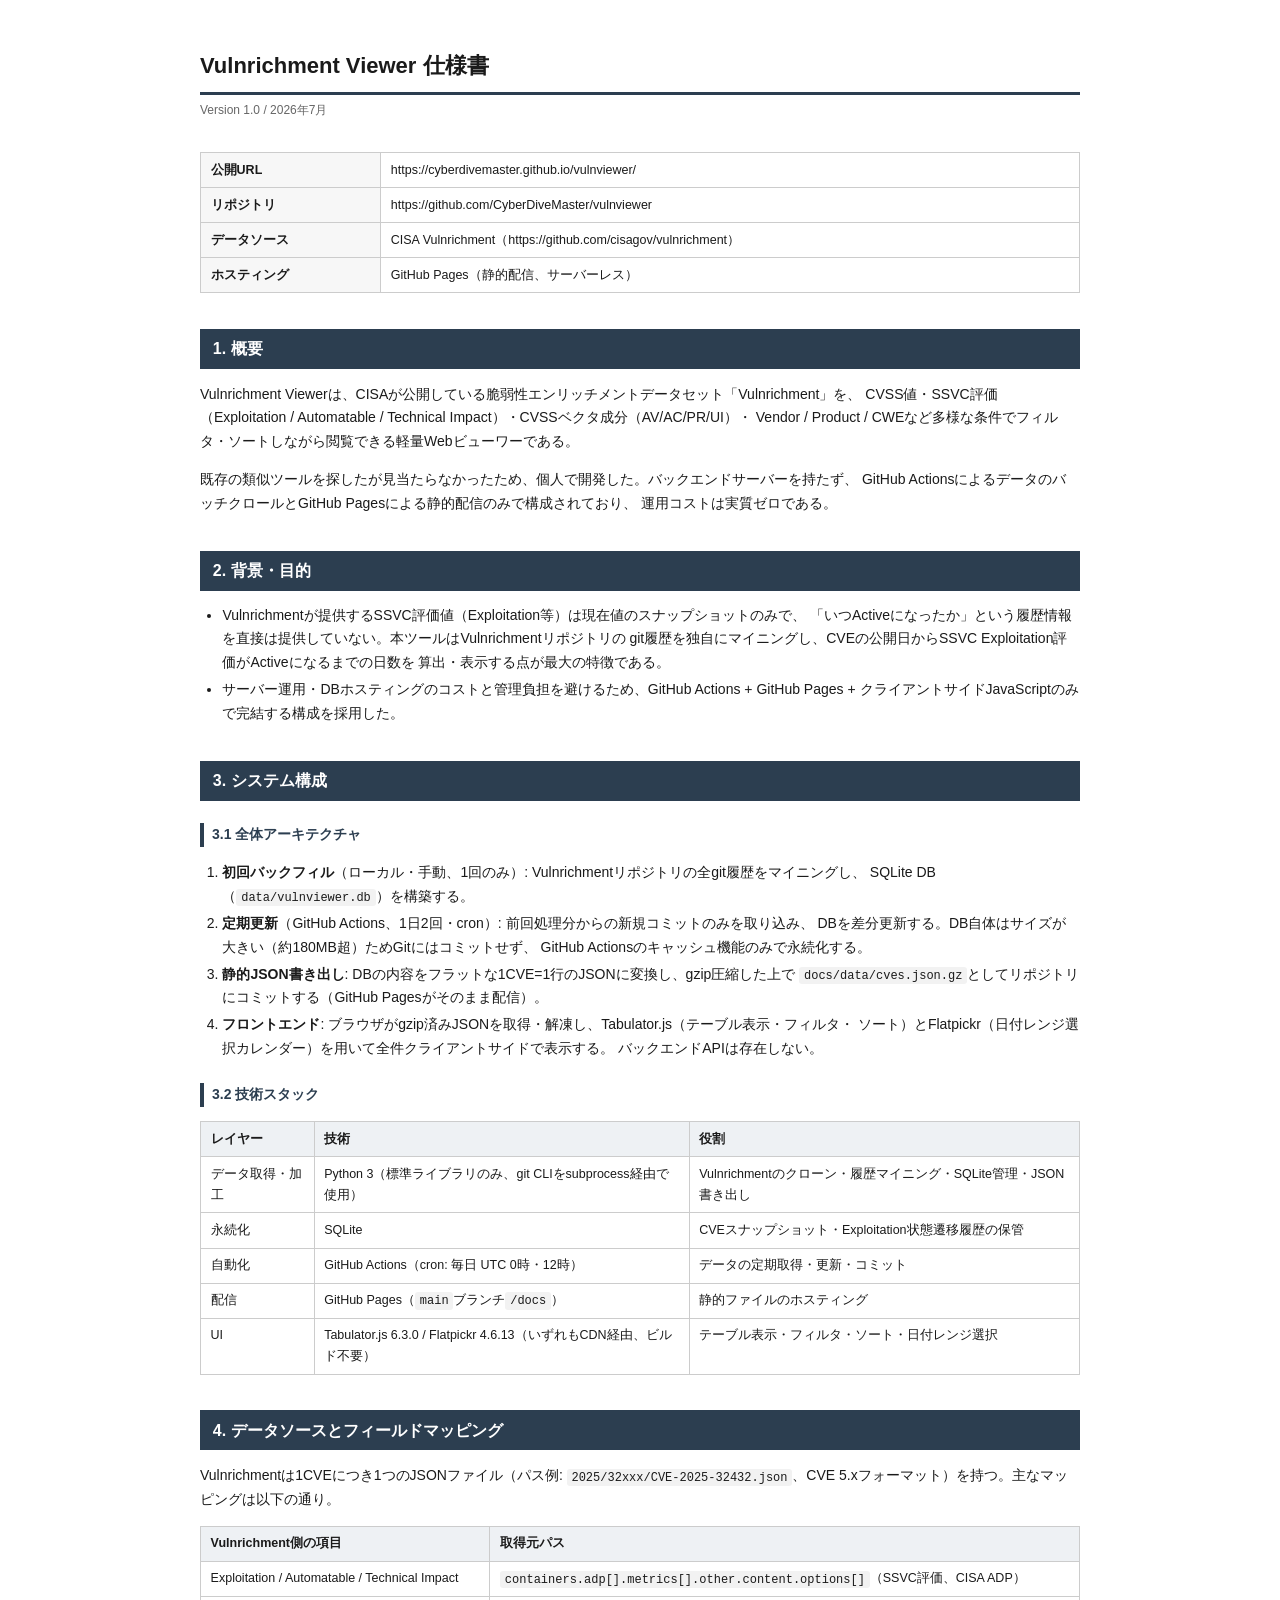
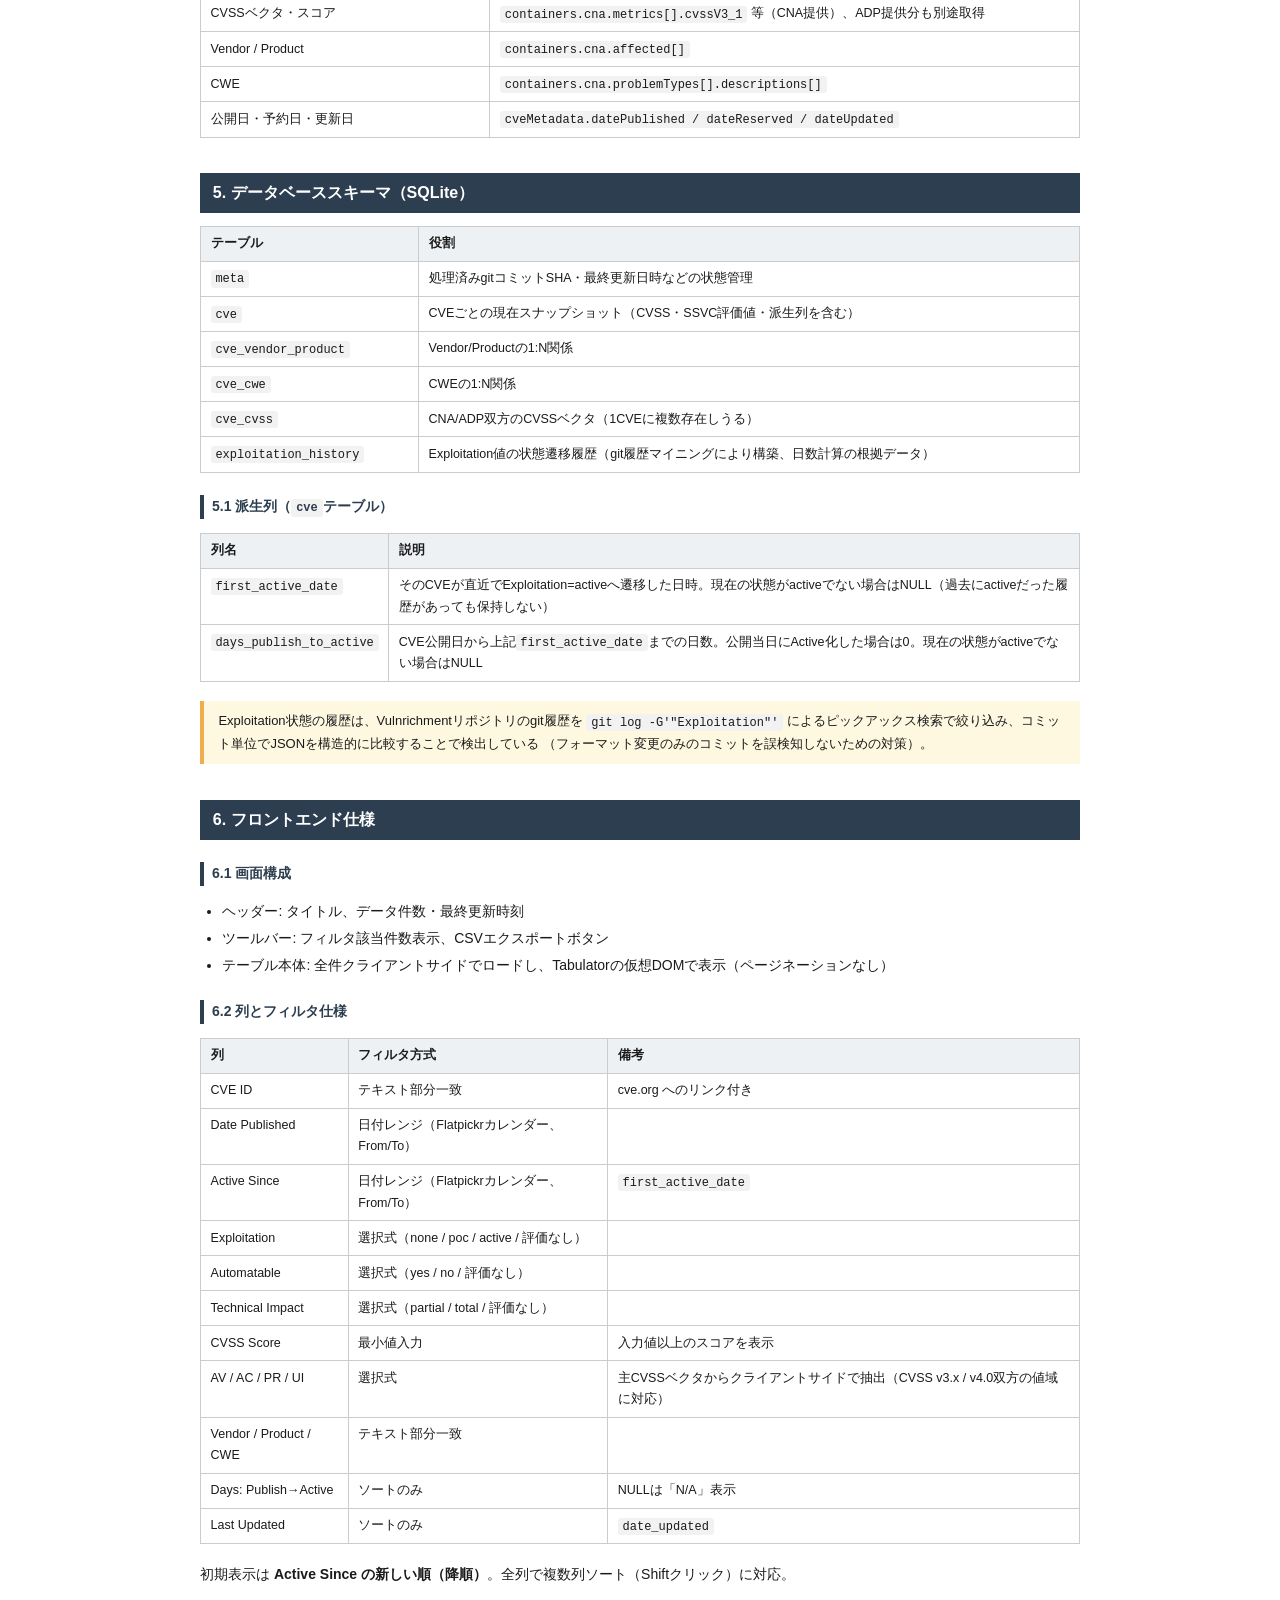
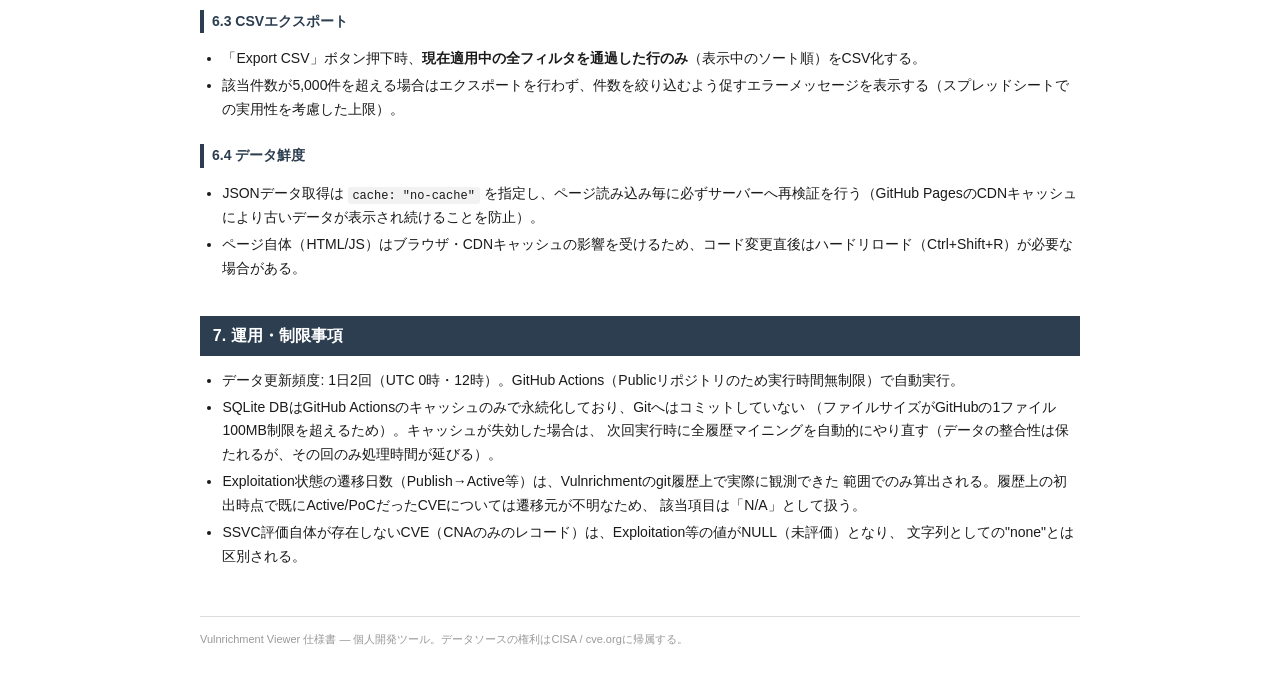
<file: spec/vulnrichment-viewer-spec.html>
<!doctype html>
<html lang="ja">
<head>
<meta charset="utf-8">
<title>Vulnrichment Viewer 仕様書</title>
<style>
  body {
    font-family: "Segoe UI", "Hiragino Sans", "Meiryo", sans-serif;
    color: #1a1a1a;
    line-height: 1.7;
    max-width: 880px;
    margin: 0 auto;
    padding: 2rem 2.5rem;
    font-size: 14px;
  }
  h1 {
    font-size: 22px;
    border-bottom: 3px solid #2c3e50;
    padding-bottom: 0.5rem;
    margin-bottom: 0.3rem;
  }
  .subtitle {
    color: #666;
    font-size: 12px;
    margin-bottom: 2rem;
  }
  h2 {
    font-size: 16px;
    background: #2c3e50;
    color: #fff;
    padding: 0.4rem 0.8rem;
    margin-top: 2.2rem;
    margin-bottom: 0.8rem;
    page-break-after: avoid;
  }
  h3 {
    font-size: 14px;
    color: #2c3e50;
    border-left: 4px solid #2c3e50;
    padding-left: 0.5rem;
    margin-top: 1.4rem;
    page-break-after: avoid;
  }
  table {
    width: 100%;
    border-collapse: collapse;
    margin: 0.8rem 0 1.2rem;
    font-size: 12.5px;
  }
  th, td {
    border: 1px solid #ccc;
    padding: 0.4rem 0.6rem;
    text-align: left;
    vertical-align: top;
  }
  th {
    background: #eef1f4;
  }
  code {
    background: #f2f2f2;
    padding: 0.1rem 0.3rem;
    border-radius: 3px;
    font-size: 12px;
  }
  .note {
    background: #fff8e1;
    border-left: 4px solid #f0ad4e;
    padding: 0.6rem 0.9rem;
    margin: 0.8rem 0;
    font-size: 13px;
  }
  ul, ol {
    margin: 0.3rem 0 0.8rem;
    padding-left: 1.4rem;
  }
  li {
    margin-bottom: 0.2rem;
  }
  .meta-table td:first-child {
    font-weight: 600;
    width: 160px;
    background: #f7f7f7;
  }
  footer {
    margin-top: 3rem;
    font-size: 11px;
    color: #999;
    border-top: 1px solid #ddd;
    padding-top: 0.8rem;
  }
</style>
</head>
<body>

<h1>Vulnrichment Viewer 仕様書</h1>
<div class="subtitle">Version 1.0 / 2026年7月</div>

<table class="meta-table">
  <tr><td>公開URL</td><td>https://cyberdivemaster.github.io/vulnviewer/</td></tr>
  <tr><td>リポジトリ</td><td>https://github.com/CyberDiveMaster/vulnviewer</td></tr>
  <tr><td>データソース</td><td>CISA Vulnrichment（https://github.com/cisagov/vulnrichment）</td></tr>
  <tr><td>ホスティング</td><td>GitHub Pages（静的配信、サーバーレス）</td></tr>
</table>

<h2>1. 概要</h2>
<p>
Vulnrichment Viewerは、CISAが公開している脆弱性エンリッチメントデータセット「Vulnrichment」を、
CVSS値・SSVC評価（Exploitation / Automatable / Technical Impact）・CVSSベクタ成分（AV/AC/PR/UI）・
Vendor / Product / CWEなど多様な条件でフィルタ・ソートしながら閲覧できる軽量Webビューワーである。
</p>
<p>
既存の類似ツールを探したが見当たらなかったため、個人で開発した。バックエンドサーバーを持たず、
GitHub ActionsによるデータのバッチクロールとGitHub Pagesによる静的配信のみで構成されており、
運用コストは実質ゼロである。
</p>

<h2>2. 背景・目的</h2>
<ul>
  <li>Vulnrichmentが提供するSSVC評価値（Exploitation等）は現在値のスナップショットのみで、
      「いつActiveになったか」という履歴情報を直接は提供していない。本ツールはVulnrichmentリポジトリの
      git履歴を独自にマイニングし、CVEの公開日からSSVC Exploitation評価がActiveになるまでの日数を
      算出・表示する点が最大の特徴である。</li>
  <li>サーバー運用・DBホスティングのコストと管理負担を避けるため、GitHub Actions + GitHub Pages +
      クライアントサイドJavaScriptのみで完結する構成を採用した。</li>
</ul>

<h2>3. システム構成</h2>
<h3>3.1 全体アーキテクチャ</h3>
<ol>
  <li><b>初回バックフィル</b>（ローカル・手動、1回のみ）: Vulnrichmentリポジトリの全git履歴をマイニングし、
      SQLite DB（<code>data/vulnviewer.db</code>）を構築する。</li>
  <li><b>定期更新</b>（GitHub Actions、1日2回・cron）: 前回処理分からの新規コミットのみを取り込み、
      DBを差分更新する。DB自体はサイズが大きい（約180MB超）ためGitにはコミットせず、
      GitHub Actionsのキャッシュ機能のみで永続化する。</li>
  <li><b>静的JSON書き出し</b>: DBの内容をフラットな1CVE=1行のJSONに変換し、gzip圧縮した上で
      <code>docs/data/cves.json.gz</code>としてリポジトリにコミットする（GitHub Pagesがそのまま配信）。</li>
  <li><b>フロントエンド</b>: ブラウザがgzip済みJSONを取得・解凍し、Tabulator.js（テーブル表示・フィルタ・
      ソート）とFlatpickr（日付レンジ選択カレンダー）を用いて全件クライアントサイドで表示する。
      バックエンドAPIは存在しない。</li>
</ol>

<h3>3.2 技術スタック</h3>
<table>
  <tr><th>レイヤー</th><th>技術</th><th>役割</th></tr>
  <tr><td>データ取得・加工</td><td>Python 3（標準ライブラリのみ、git CLIをsubprocess経由で使用）</td><td>Vulnrichmentのクローン・履歴マイニング・SQLite管理・JSON書き出し</td></tr>
  <tr><td>永続化</td><td>SQLite</td><td>CVEスナップショット・Exploitation状態遷移履歴の保管</td></tr>
  <tr><td>自動化</td><td>GitHub Actions（cron: 毎日 UTC 0時・12時）</td><td>データの定期取得・更新・コミット</td></tr>
  <tr><td>配信</td><td>GitHub Pages（<code>main</code>ブランチ<code>/docs</code>）</td><td>静的ファイルのホスティング</td></tr>
  <tr><td>UI</td><td>Tabulator.js 6.3.0 / Flatpickr 4.6.13（いずれもCDN経由、ビルド不要）</td><td>テーブル表示・フィルタ・ソート・日付レンジ選択</td></tr>
</table>

<h2>4. データソースとフィールドマッピング</h2>
<p>Vulnrichmentは1CVEにつき1つのJSONファイル（パス例: <code>2025/32xxx/CVE-2025-32432.json</code>、CVE 5.xフォーマット）を持つ。主なマッピングは以下の通り。</p>
<table>
  <tr><th>Vulnrichment側の項目</th><th>取得元パス</th></tr>
  <tr><td>Exploitation / Automatable / Technical Impact</td><td><code>containers.adp[].metrics[].other.content.options[]</code>（SSVC評価、CISA ADP）</td></tr>
  <tr><td>CVSSベクタ・スコア</td><td><code>containers.cna.metrics[].cvssV3_1</code> 等（CNA提供）、ADP提供分も別途取得</td></tr>
  <tr><td>Vendor / Product</td><td><code>containers.cna.affected[]</code></td></tr>
  <tr><td>CWE</td><td><code>containers.cna.problemTypes[].descriptions[]</code></td></tr>
  <tr><td>公開日・予約日・更新日</td><td><code>cveMetadata.datePublished / dateReserved / dateUpdated</code></td></tr>
</table>

<h2>5. データベーススキーマ（SQLite）</h2>
<table>
  <tr><th>テーブル</th><th>役割</th></tr>
  <tr><td><code>meta</code></td><td>処理済みgitコミットSHA・最終更新日時などの状態管理</td></tr>
  <tr><td><code>cve</code></td><td>CVEごとの現在スナップショット（CVSS・SSVC評価値・派生列を含む）</td></tr>
  <tr><td><code>cve_vendor_product</code></td><td>Vendor/Productの1:N関係</td></tr>
  <tr><td><code>cve_cwe</code></td><td>CWEの1:N関係</td></tr>
  <tr><td><code>cve_cvss</code></td><td>CNA/ADP双方のCVSSベクタ（1CVEに複数存在しうる）</td></tr>
  <tr><td><code>exploitation_history</code></td><td>Exploitation値の状態遷移履歴（git履歴マイニングにより構築、日数計算の根拠データ）</td></tr>
</table>

<h3>5.1 派生列（<code>cve</code>テーブル）</h3>
<table>
  <tr><th>列名</th><th>説明</th></tr>
  <tr><td><code>first_active_date</code></td><td>そのCVEが直近でExploitation=activeへ遷移した日時。現在の状態がactiveでない場合はNULL（過去にactiveだった履歴があっても保持しない）</td></tr>
  <tr><td><code>days_publish_to_active</code></td><td>CVE公開日から上記<code>first_active_date</code>までの日数。公開当日にActive化した場合は0。現在の状態がactiveでない場合はNULL</td></tr>
</table>
<div class="note">
Exploitation状態の履歴は、Vulnrichmentリポジトリのgit履歴を <code>git log -G'"Exploitation"'</code>
によるピックアックス検索で絞り込み、コミット単位でJSONを構造的に比較することで検出している
（フォーマット変更のみのコミットを誤検知しないための対策）。
</div>

<h2>6. フロントエンド仕様</h2>
<h3>6.1 画面構成</h3>
<ul>
  <li>ヘッダー: タイトル、データ件数・最終更新時刻</li>
  <li>ツールバー: フィルタ該当件数表示、CSVエクスポートボタン</li>
  <li>テーブル本体: 全件クライアントサイドでロードし、Tabulatorの仮想DOMで表示（ページネーションなし）</li>
</ul>

<h3>6.2 列とフィルタ仕様</h3>
<table>
  <tr><th>列</th><th>フィルタ方式</th><th>備考</th></tr>
  <tr><td>CVE ID</td><td>テキスト部分一致</td><td>cve.org へのリンク付き</td></tr>
  <tr><td>Date Published</td><td>日付レンジ（Flatpickrカレンダー、From/To）</td><td></td></tr>
  <tr><td>Active Since</td><td>日付レンジ（Flatpickrカレンダー、From/To）</td><td><code>first_active_date</code></td></tr>
  <tr><td>Exploitation</td><td>選択式（none / poc / active / 評価なし）</td><td></td></tr>
  <tr><td>Automatable</td><td>選択式（yes / no / 評価なし）</td><td></td></tr>
  <tr><td>Technical Impact</td><td>選択式（partial / total / 評価なし）</td><td></td></tr>
  <tr><td>CVSS Score</td><td>最小値入力</td><td>入力値以上のスコアを表示</td></tr>
  <tr><td>AV / AC / PR / UI</td><td>選択式</td><td>主CVSSベクタからクライアントサイドで抽出（CVSS v3.x / v4.0双方の値域に対応）</td></tr>
  <tr><td>Vendor / Product / CWE</td><td>テキスト部分一致</td><td></td></tr>
  <tr><td>Days: Publish→Active</td><td>ソートのみ</td><td>NULLは「N/A」表示</td></tr>
  <tr><td>Last Updated</td><td>ソートのみ</td><td><code>date_updated</code></td></tr>
</table>
<p>初期表示は <b>Active Since の新しい順（降順）</b>。全列で複数列ソート（Shiftクリック）に対応。</p>

<h3>6.3 CSVエクスポート</h3>
<ul>
  <li>「Export CSV」ボタン押下時、<b>現在適用中の全フィルタを通過した行のみ</b>（表示中のソート順）をCSV化する。</li>
  <li>該当件数が5,000件を超える場合はエクスポートを行わず、件数を絞り込むよう促すエラーメッセージを表示する（スプレッドシートでの実用性を考慮した上限）。</li>
</ul>

<h3>6.4 データ鮮度</h3>
<ul>
  <li>JSONデータ取得は <code>cache: "no-cache"</code> を指定し、ページ読み込み毎に必ずサーバーへ再検証を行う（GitHub PagesのCDNキャッシュにより古いデータが表示され続けることを防止）。</li>
  <li>ページ自体（HTML/JS）はブラウザ・CDNキャッシュの影響を受けるため、コード変更直後はハードリロード（Ctrl+Shift+R）が必要な場合がある。</li>
</ul>

<h2>7. 運用・制限事項</h2>
<ul>
  <li>データ更新頻度: 1日2回（UTC 0時・12時）。GitHub Actions（Publicリポジトリのため実行時間無制限）で自動実行。</li>
  <li>SQLite DBはGitHub Actionsのキャッシュのみで永続化しており、Gitへはコミットしていない
      （ファイルサイズがGitHubの1ファイル100MB制限を超えるため）。キャッシュが失効した場合は、
      次回実行時に全履歴マイニングを自動的にやり直す（データの整合性は保たれるが、その回のみ処理時間が延びる）。</li>
  <li>Exploitation状態の遷移日数（Publish→Active等）は、Vulnrichmentのgit履歴上で実際に観測できた
      範囲でのみ算出される。履歴上の初出時点で既にActive/PoCだったCVEについては遷移元が不明なため、
      該当項目は「N/A」として扱う。</li>
  <li>SSVC評価自体が存在しないCVE（CNAのみのレコード）は、Exploitation等の値がNULL（未評価）となり、
      文字列としての"none"とは区別される。</li>
</ul>

<footer>
Vulnrichment Viewer 仕様書 — 個人開発ツール。データソースの権利はCISA / cve.orgに帰属する。
</footer>

</body>
</html>
</file>
